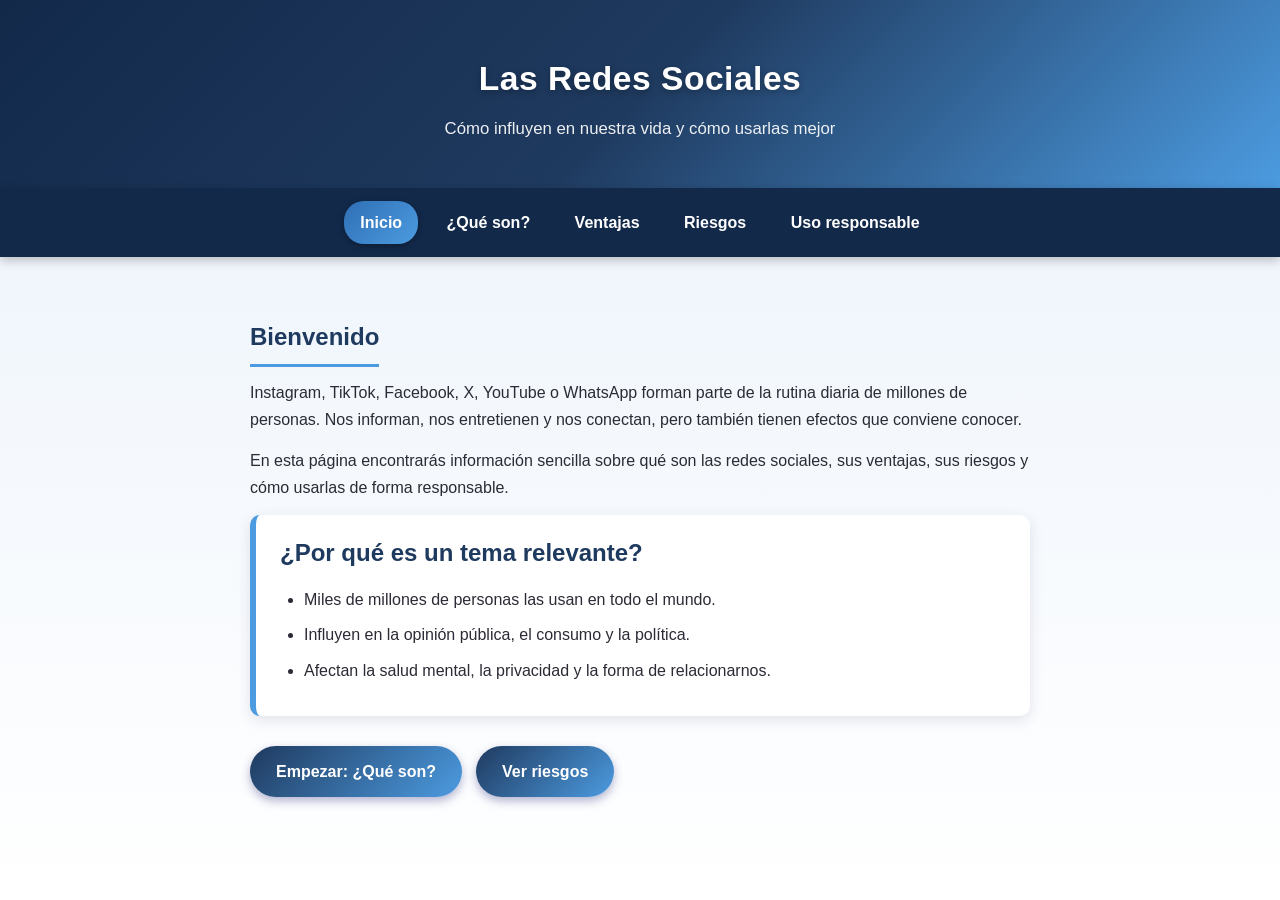
<file: index.html>
<!DOCTYPE html>
<html lang="es">
<head>
  <meta charset="UTF-8">
  <meta name="viewport" content="width=device-width, initial-scale=1.0">
  <title>Las Redes Sociales - Inicio</title>
  <link rel="stylesheet" href="estilo.css">
</head>
<body>
  <header>
    <h1>Las Redes Sociales</h1>
    <p>Cómo influyen en nuestra vida y cómo usarlas mejor</p>
  </header>

  <nav>
    <a href="index.html" class="activo">Inicio</a>
    <a href="que-son.html">¿Qué son?</a>
    <a href="ventajas.html">Ventajas</a>
    <a href="riesgos.html">Riesgos</a>
    <a href="uso-responsable.html">Uso responsable</a>
  </nav>

  <main>
    <h2>Bienvenido</h2>
    <p>
      Instagram, TikTok, Facebook, X, YouTube o WhatsApp forman parte de la rutina diaria de
      millones de personas. Nos informan, nos entretienen y nos conectan, pero también tienen
      efectos que conviene conocer.
    </p>
    <p>
      En esta página encontrarás información sencilla sobre qué son las redes sociales,
      sus ventajas, sus riesgos y cómo usarlas de forma responsable.
    </p>

    <div class="tarjeta">
      <h2>¿Por qué es un tema relevante?</h2>
      <ul>
        <li>Miles de millones de personas las usan en todo el mundo.</li>
        <li>Influyen en la opinión pública, el consumo y la política.</li>
        <li>Afectan la salud mental, la privacidad y la forma de relacionarnos.</li>
      </ul>
    </div>

    <div class="botones">
      <a class="boton" href="que-son.html">Empezar: ¿Qué son?</a>
      <a class="boton" href="riesgos.html">Ver riesgos</a>
    </div>
  </main>

</body>
</html>
</file>
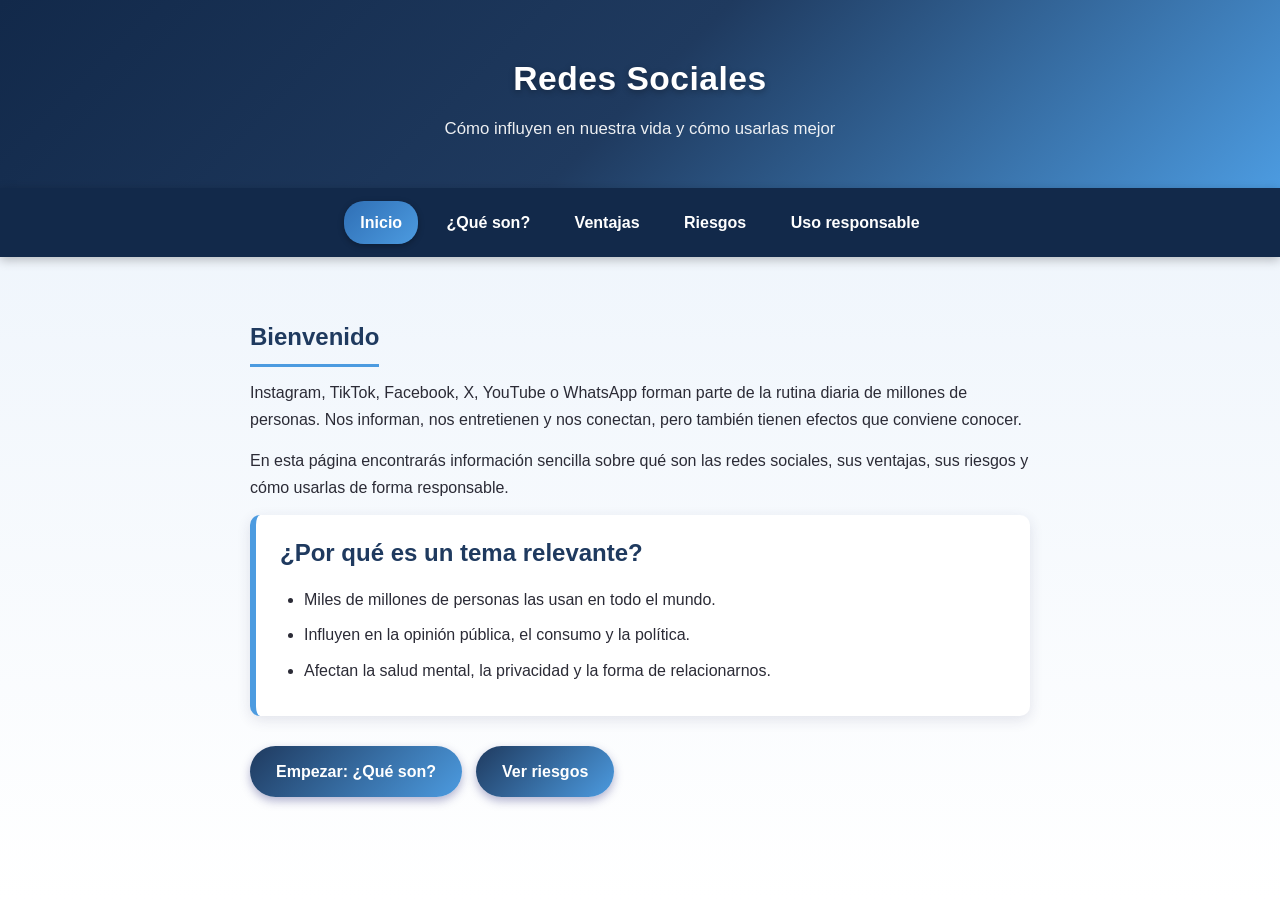
<file: pagina-redes-sociales/index.html>
<!DOCTYPE html>
<html lang="es">
<head>
  <meta charset="UTF-8">
  <meta name="viewport" content="width=device-width, initial-scale=1.0">
  <title>Las Redes Sociales - Inicio</title>
  <link rel="stylesheet" href="estilo.css">
</head>
<body>
  <header>
    <h1>Redes Sociales</h1>
    <p>Cómo influyen en nuestra vida y cómo usarlas mejor</p>
  </header>

  <nav>
    <a href="index.html" class="activo">Inicio</a>
    <a href="que-son.html">¿Qué son?</a>
    <a href="ventajas.html">Ventajas</a>
    <a href="riesgos.html">Riesgos</a>
    <a href="uso-responsable.html">Uso responsable</a>
  </nav>

  <main>
    <h2>Bienvenido</h2>
    <p>
      Instagram, TikTok, Facebook, X, YouTube o WhatsApp forman parte de la rutina diaria de
      millones de personas. Nos informan, nos entretienen y nos conectan, pero también tienen
      efectos que conviene conocer.
    </p>
    <p>
      En esta página encontrarás información sencilla sobre qué son las redes sociales,
      sus ventajas, sus riesgos y cómo usarlas de forma responsable.
    </p>

    <div class="tarjeta">
      <h2>¿Por qué es un tema relevante?</h2>
      <ul>
        <li>Miles de millones de personas las usan en todo el mundo.</li>
        <li>Influyen en la opinión pública, el consumo y la política.</li>
        <li>Afectan la salud mental, la privacidad y la forma de relacionarnos.</li>
      </ul>
    </div>

    <div class="botones">
      <a class="boton" href="que-son.html">Empezar: ¿Qué son?</a>
      <a class="boton" href="riesgos.html">Ver riesgos</a>
    </div>
  </main>

</body>
</html>
</file>
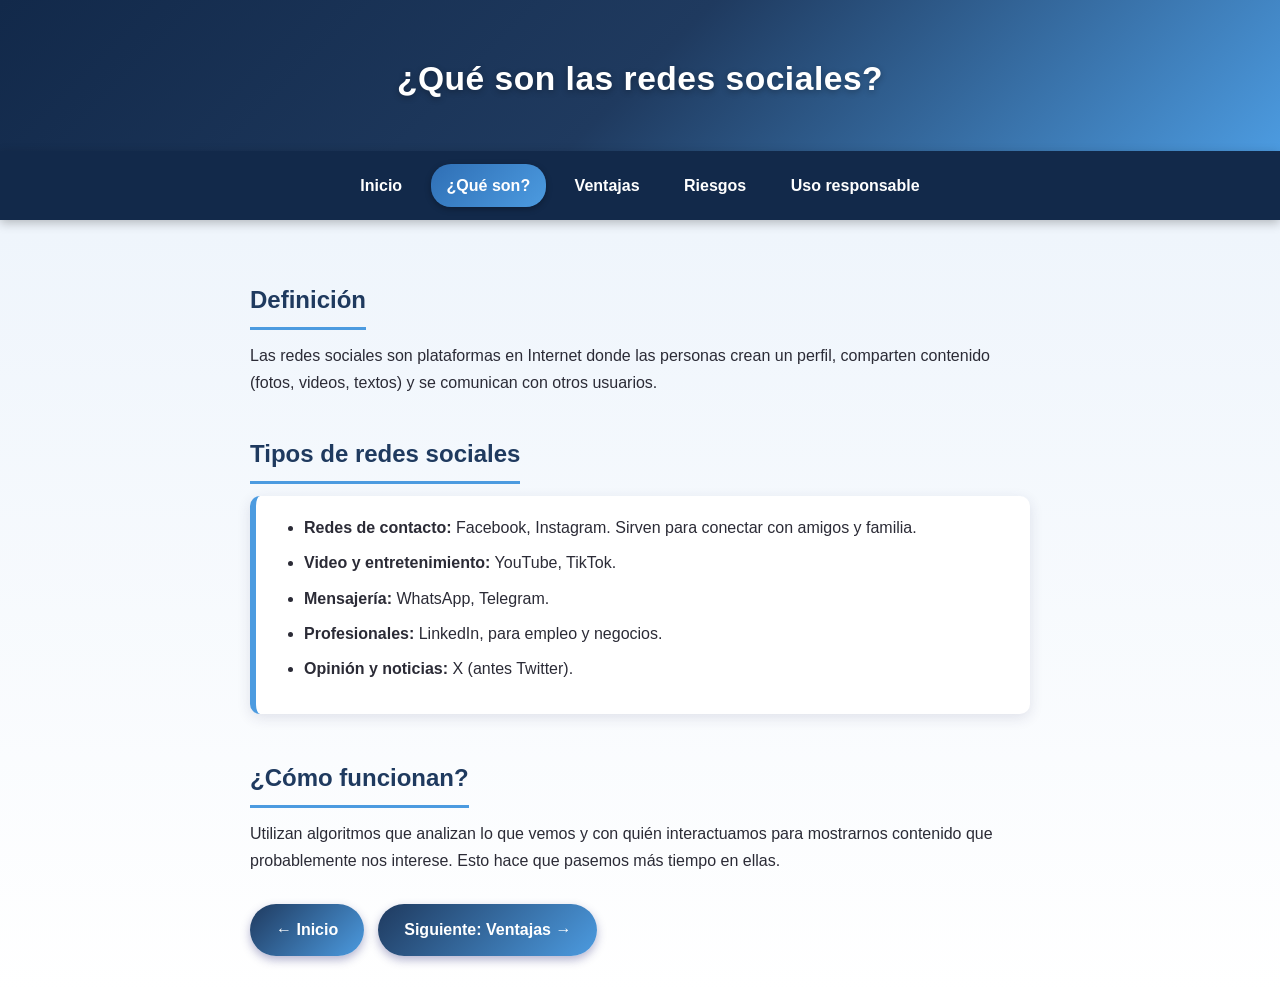
<file: que-son.html>
<!DOCTYPE html>
<html lang="es">
<head>
  <meta charset="UTF-8">
  <meta name="viewport" content="width=device-width, initial-scale=1.0">
  <title>¿Qué son las redes sociales?</title>
  <link rel="stylesheet" href="estilo.css">
</head>
<body>
  <header>
    <h1>¿Qué son las redes sociales?</h1>
  </header>

  <nav>
    <a href="index.html">Inicio</a>
    <a href="que-son.html" class="activo">¿Qué son?</a>
    <a href="ventajas.html">Ventajas</a>
    <a href="riesgos.html">Riesgos</a>
    <a href="uso-responsable.html">Uso responsable</a>
  </nav>

  <main>
    <h2>Definición</h2>
    <p>
      Las redes sociales son plataformas en Internet donde las personas crean un perfil,
      comparten contenido (fotos, videos, textos) y se comunican con otros usuarios.
    </p>

    <h2>Tipos de redes sociales</h2>
    <div class="tarjeta">
      <ul>
        <li><strong>Redes de contacto:</strong> Facebook, Instagram. Sirven para conectar con amigos y familia.</li>
        <li><strong>Video y entretenimiento:</strong> YouTube, TikTok.</li>
        <li><strong>Mensajería:</strong> WhatsApp, Telegram.</li>
        <li><strong>Profesionales:</strong> LinkedIn, para empleo y negocios.</li>
        <li><strong>Opinión y noticias:</strong> X (antes Twitter).</li>
      </ul>
    </div>

    <h2>¿Cómo funcionan?</h2>
    <p>
      Utilizan algoritmos que analizan lo que vemos y con quién interactuamos para mostrarnos
      contenido que probablemente nos interese. Esto hace que pasemos más tiempo en ellas.
    </p>

    <div class="botones">
      <a class="boton" href="index.html">← Inicio</a>
      <a class="boton" href="ventajas.html">Siguiente: Ventajas →</a>
    </div>
  </main>

</body>
</html>
</file>
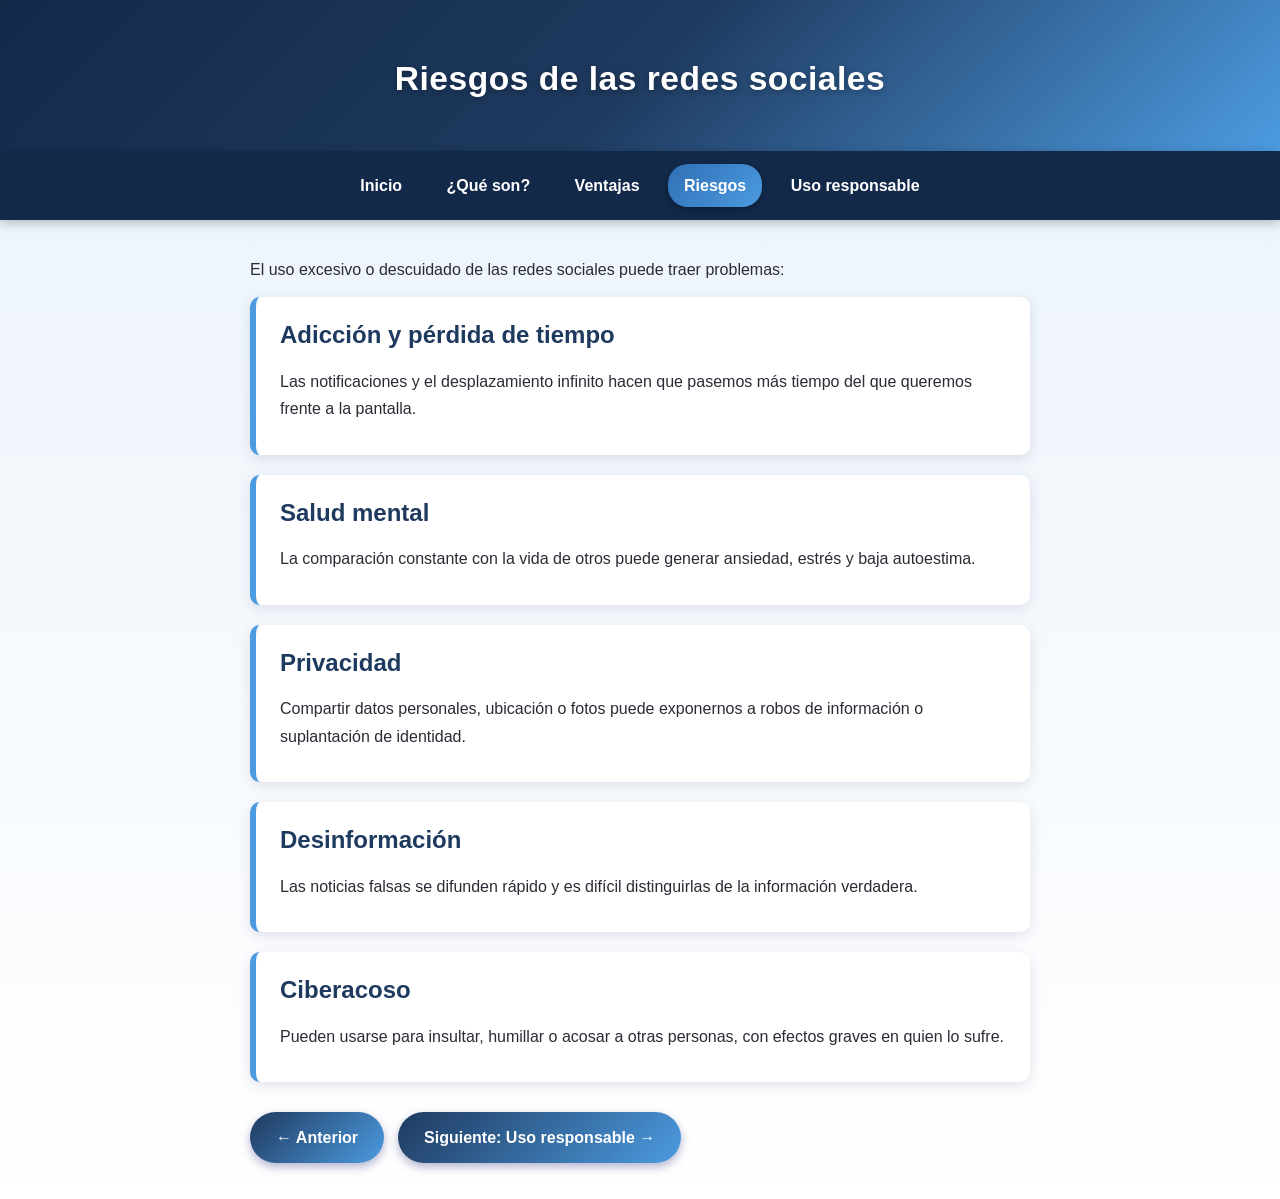
<file: riesgos.html>
<!DOCTYPE html>
<html lang="es">
<head>
  <meta charset="UTF-8">
  <meta name="viewport" content="width=device-width, initial-scale=1.0">
  <title>Riesgos de las redes sociales</title>
  <link rel="stylesheet" href="estilo.css">
</head>
<body>
  <header>
    <h1>Riesgos de las redes sociales</h1>
  </header>

  <nav>
    <a href="index.html">Inicio</a>
    <a href="que-son.html">¿Qué son?</a>
    <a href="ventajas.html">Ventajas</a>
    <a href="riesgos.html" class="activo">Riesgos</a>
    <a href="uso-responsable.html">Uso responsable</a>
  </nav>

  <main>
    <p>El uso excesivo o descuidado de las redes sociales puede traer problemas:</p>

    <div class="tarjeta">
      <h2>Adicción y pérdida de tiempo</h2>
      <p>Las notificaciones y el desplazamiento infinito hacen que pasemos más tiempo del que queremos frente a la pantalla.</p>
    </div>

    <div class="tarjeta">
      <h2>Salud mental</h2>
      <p>La comparación constante con la vida de otros puede generar ansiedad, estrés y baja autoestima.</p>
    </div>

    <div class="tarjeta">
      <h2>Privacidad</h2>
      <p>Compartir datos personales, ubicación o fotos puede exponernos a robos de información o suplantación de identidad.</p>
    </div>

    <div class="tarjeta">
      <h2>Desinformación</h2>
      <p>Las noticias falsas se difunden rápido y es difícil distinguirlas de la información verdadera.</p>
    </div>

    <div class="tarjeta">
      <h2>Ciberacoso</h2>
      <p>Pueden usarse para insultar, humillar o acosar a otras personas, con efectos graves en quien lo sufre.</p>
    </div>

    <div class="botones">
      <a class="boton" href="ventajas.html">← Anterior</a>
      <a class="boton" href="uso-responsable.html">Siguiente: Uso responsable →</a>
    </div>
  </main>

</body>
</html>
</file>
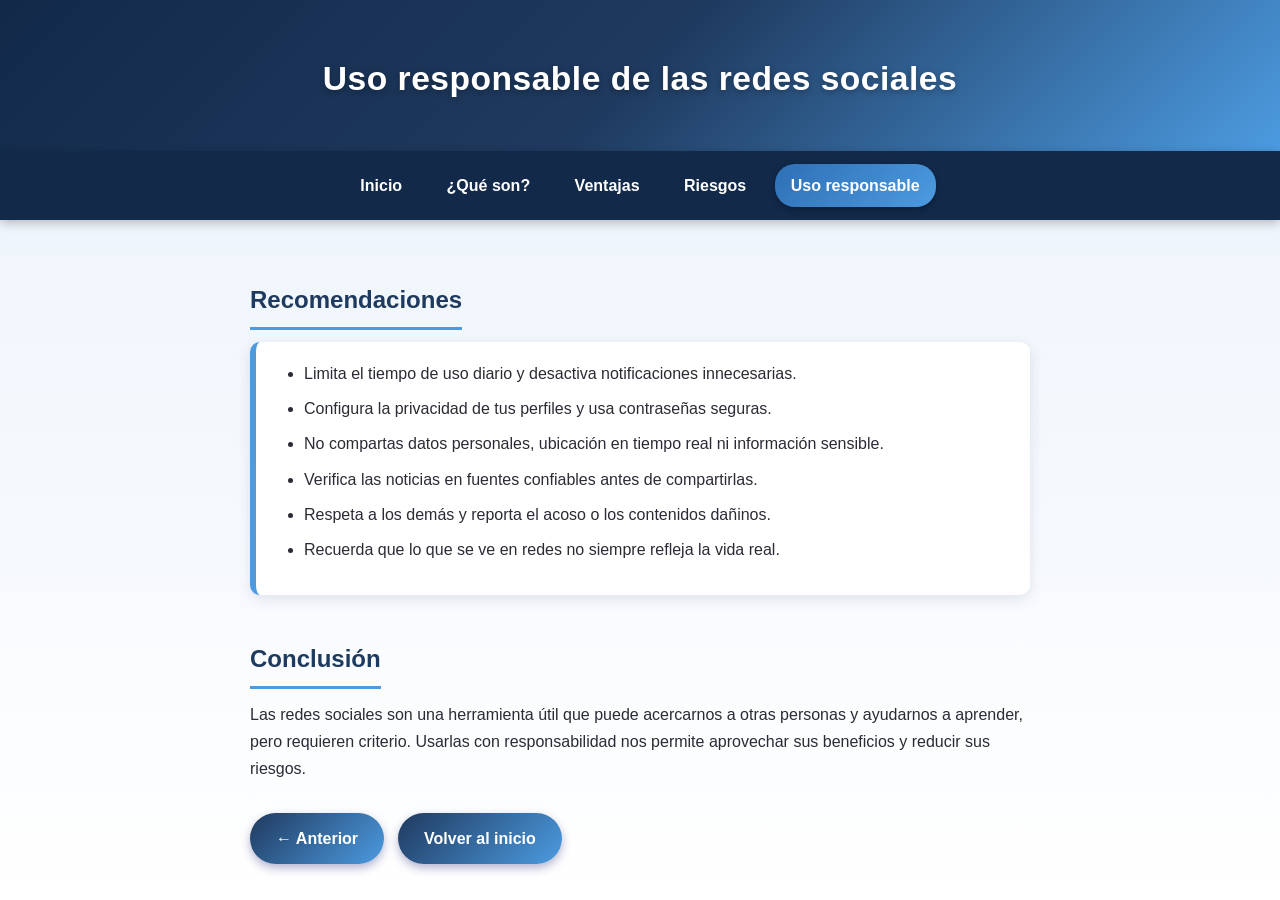
<file: uso-responsable.html>
<!DOCTYPE html>
<html lang="es">
<head>
  <meta charset="UTF-8">
  <meta name="viewport" content="width=device-width, initial-scale=1.0">
  <title>Uso responsable de las redes sociales</title>
  <link rel="stylesheet" href="estilo.css">
</head>
<body>
  <header>
    <h1>Uso responsable de las redes sociales</h1>
  </header>

  <nav>
    <a href="index.html">Inicio</a>
    <a href="que-son.html">¿Qué son?</a>
    <a href="ventajas.html">Ventajas</a>
    <a href="riesgos.html">Riesgos</a>
    <a href="uso-responsable.html" class="activo">Uso responsable</a>
  </nav>

  <main>
    <h2>Recomendaciones</h2>
    <div class="tarjeta">
      <ul>
        <li>Limita el tiempo de uso diario y desactiva notificaciones innecesarias.</li>
        <li>Configura la privacidad de tus perfiles y usa contraseñas seguras.</li>
        <li>No compartas datos personales, ubicación en tiempo real ni información sensible.</li>
        <li>Verifica las noticias en fuentes confiables antes de compartirlas.</li>
        <li>Respeta a los demás y reporta el acoso o los contenidos dañinos.</li>
        <li>Recuerda que lo que se ve en redes no siempre refleja la vida real.</li>
      </ul>
    </div>

    <h2>Conclusión</h2>
    <p>
      Las redes sociales son una herramienta útil que puede acercarnos a otras personas y
      ayudarnos a aprender, pero requieren criterio. Usarlas con responsabilidad nos permite
      aprovechar sus beneficios y reducir sus riesgos.
    </p>

    <div class="botones">
      <a class="boton" href="riesgos.html">← Anterior</a>
      <a class="boton" href="index.html">Volver al inicio</a>
    </div>
  </main>

</body>
</html>
</file>
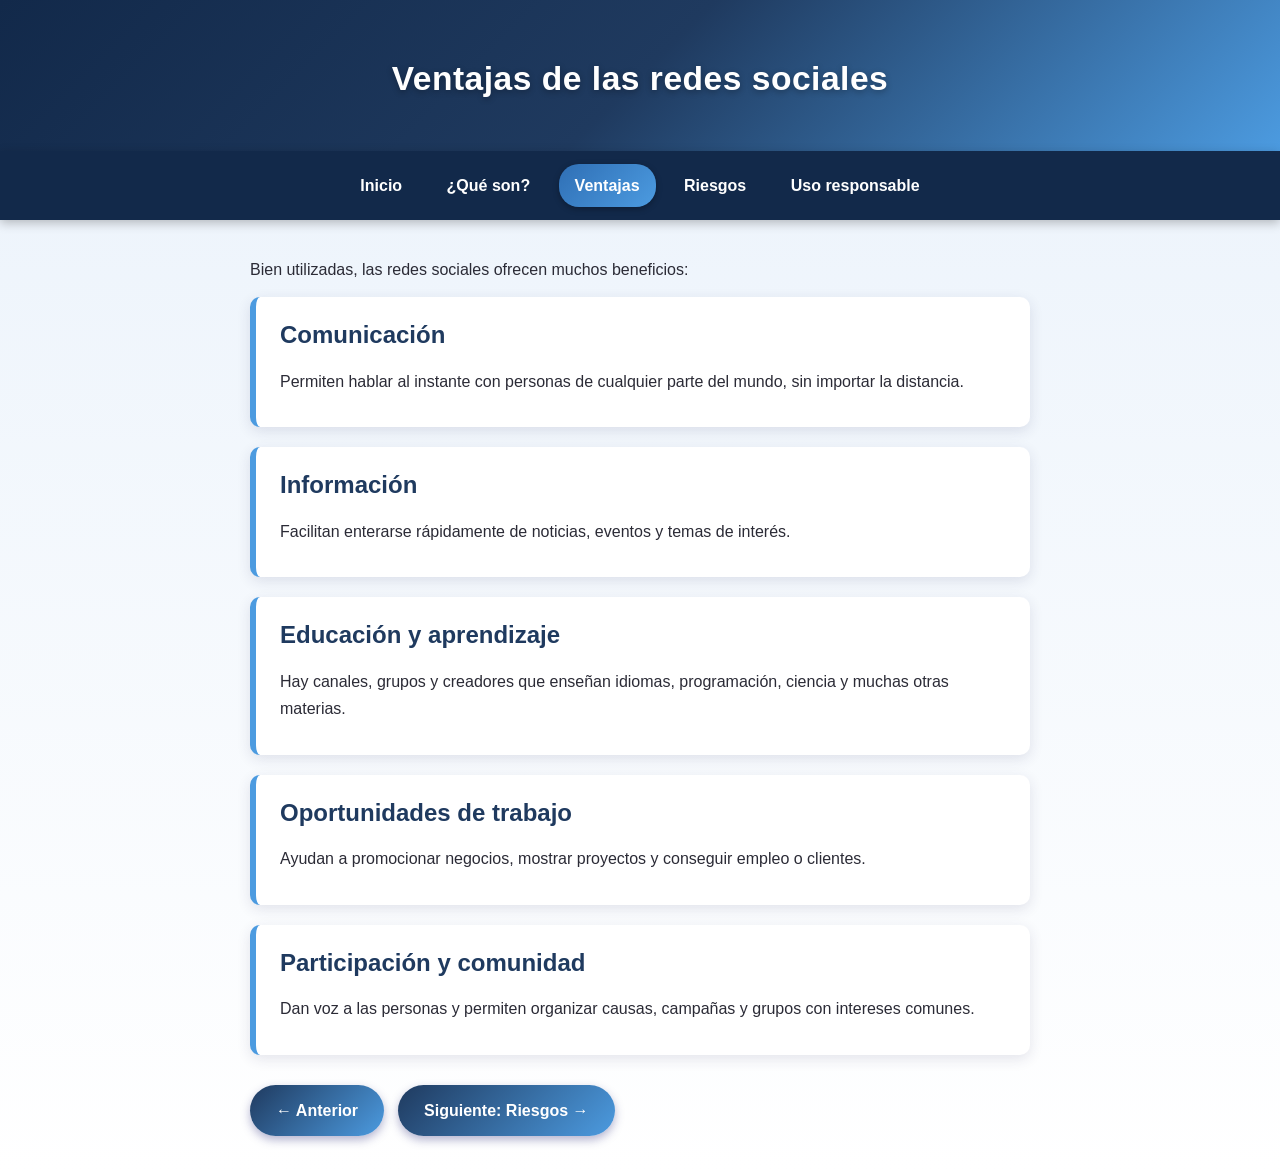
<file: ventajas.html>
<!DOCTYPE html>
<html lang="es">
<head>
  <meta charset="UTF-8">
  <meta name="viewport" content="width=device-width, initial-scale=1.0">
  <title>Ventajas de las redes sociales</title>
  <link rel="stylesheet" href="estilo.css">
</head>
<body>
  <header>
    <h1>Ventajas de las redes sociales</h1>
  </header>

  <nav>
    <a href="index.html">Inicio</a>
    <a href="que-son.html">¿Qué son?</a>
    <a href="ventajas.html" class="activo">Ventajas</a>
    <a href="riesgos.html">Riesgos</a>
    <a href="uso-responsable.html">Uso responsable</a>
  </nav>

  <main>
    <p>Bien utilizadas, las redes sociales ofrecen muchos beneficios:</p>

    <div class="tarjeta">
      <h2>Comunicación</h2>
      <p>Permiten hablar al instante con personas de cualquier parte del mundo, sin importar la distancia.</p>
    </div>

    <div class="tarjeta">
      <h2>Información</h2>
      <p>Facilitan enterarse rápidamente de noticias, eventos y temas de interés.</p>
    </div>

    <div class="tarjeta">
      <h2>Educación y aprendizaje</h2>
      <p>Hay canales, grupos y creadores que enseñan idiomas, programación, ciencia y muchas otras materias.</p>
    </div>

    <div class="tarjeta">
      <h2>Oportunidades de trabajo</h2>
      <p>Ayudan a promocionar negocios, mostrar proyectos y conseguir empleo o clientes.</p>
    </div>

    <div class="tarjeta">
      <h2>Participación y comunidad</h2>
      <p>Dan voz a las personas y permiten organizar causas, campañas y grupos con intereses comunes.</p>
    </div>

    <div class="botones">
      <a class="boton" href="que-son.html">← Anterior</a>
      <a class="boton" href="riesgos.html">Siguiente: Riesgos →</a>
    </div>
  </main>

</body>
</html>
</file>
<file: estilo.css>
:root {
  --oscuro: #12294a;
  --principal: #1f3a5f;
  --medio: #2f6fb5;
  --claro: #4c9be0;
  --fondo: #eaf2fb;
}


* { box-sizing: border-box; margin: 0; padding: 0; }

body {
  font-family: "Segoe UI", Roboto, Arial, sans-serif;
  line-height: 1.7;
  color: #2b2b36;
  background: linear-gradient(180deg, var(--fondo) 0%, #ffffff 100%);
  min-height: 100vh;
}

header {
  background: linear-gradient(135deg, var(--oscuro), var(--principal) 50%, var(--claro));
  color: #fff;
  padding: 50px 20px 44px;
  text-align: center;
}

header h1 {
  font-size: 2.1rem;
  letter-spacing: 0.5px;
  text-shadow: 0 2px 6px rgba(0, 0, 0, 0.3);
}

header p {
  margin-top: 8px;
  opacity: 0.92;
  font-size: 1.05rem;
}

nav {
  background: var(--oscuro);
  text-align: center;
  padding: 10px;
  position: sticky;
  top: 0;
  z-index: 10;
  box-shadow: 0 3px 10px rgba(0, 0, 0, 0.25);
}

nav a {
  color: #fff;
  text-decoration: none;
  margin: 3px 4px;
  padding: 8px 16px;
  border-radius: 20px;
  display: inline-block;
  font-weight: 600;
  transition: background 0.25s, transform 0.25s;
}

nav a:hover {
  background: var(--medio);
  transform: translateY(-2px);
}

nav a.activo {
  background: linear-gradient(135deg, var(--medio), var(--claro));
  box-shadow: 0 2px 6px rgba(0, 0, 0, 0.3);
}

main {
  max-width: 820px;
  margin: 36px auto;
  padding: 0 20px;
}

main h2 {
  color: var(--principal);
  margin: 24px 0 12px;
  padding-bottom: 6px;
  border-bottom: 3px solid var(--claro);
  display: inline-block;
}

.tarjeta h2 {
  margin-top: 0;
  border-bottom: none;
  padding-bottom: 0;
}

main p { margin-bottom: 14px; }

ul { margin: 0 0 14px 24px; }
li { margin-bottom: 8px; }

.tarjeta {
  background: #fff;
  border-left: 6px solid var(--claro);
  border-radius: 10px;
  padding: 18px 24px;
  margin-bottom: 20px;
  box-shadow: 0 4px 14px rgba(40, 40, 90, 0.12);
  transition: transform 0.25s, box-shadow 0.25s;
}

.tarjeta:hover {
  transform: translateY(-4px);
  box-shadow: 0 10px 22px rgba(40, 40, 90, 0.2);
}

.botones {
  margin-top: 30px;
  display: flex;
  gap: 14px;
  flex-wrap: wrap;
}

.boton {
  background: linear-gradient(135deg, var(--principal), var(--claro));
  color: #fff;
  text-decoration: none;
  padding: 12px 26px;
  border-radius: 30px;
  display: inline-block;
  font-weight: 600;
  box-shadow: 0 4px 10px rgba(40, 40, 120, 0.35);
  transition: transform 0.25s, box-shadow 0.25s;
}

.boton:hover {
  transform: translateY(-3px);
  box-shadow: 0 8px 16px rgba(40, 40, 120, 0.45);
}

footer {
  background: var(--oscuro);
  color: #dfe6f0;
  text-align: center;
  padding: 22px;
  margin-top: 50px;
  font-size: 0.9rem;
}

@media (max-width: 600px) {
  header h1 { font-size: 1.6rem; }
  nav a { padding: 6px 12px; }
}
</file>
<file: pagina-redes-sociales/estilo.css>
:root {
  --oscuro: #12294a;
  --principal: #1f3a5f;
  --medio: #2f6fb5;
  --claro: #4c9be0;
  --fondo: #eaf2fb;
}


* { box-sizing: border-box; margin: 0; padding: 0; }

body {
  font-family: "Segoe UI", Roboto, Arial, sans-serif;
  line-height: 1.7;
  color: #2b2b36;
  background: linear-gradient(180deg, var(--fondo) 0%, #ffffff 100%);
  min-height: 100vh;
}

header {
  background: linear-gradient(135deg, var(--oscuro), var(--principal) 50%, var(--claro));
  color: #fff;
  padding: 50px 20px 44px;
  text-align: center;
}

header h1 {
  font-size: 2.1rem;
  letter-spacing: 0.5px;
  text-shadow: 0 2px 6px rgba(0, 0, 0, 0.3);
}

header p {
  margin-top: 8px;
  opacity: 0.92;
  font-size: 1.05rem;
}

nav {
  background: var(--oscuro);
  text-align: center;
  padding: 10px;
  position: sticky;
  top: 0;
  z-index: 10;
  box-shadow: 0 3px 10px rgba(0, 0, 0, 0.25);
}

nav a {
  color: #fff;
  text-decoration: none;
  margin: 3px 4px;
  padding: 8px 16px;
  border-radius: 20px;
  display: inline-block;
  font-weight: 600;
  transition: background 0.25s, transform 0.25s;
}

nav a:hover {
  background: var(--medio);
  transform: translateY(-2px);
}

nav a.activo {
  background: linear-gradient(135deg, var(--medio), var(--claro));
  box-shadow: 0 2px 6px rgba(0, 0, 0, 0.3);
}

main {
  max-width: 820px;
  margin: 36px auto;
  padding: 0 20px;
}

main h2 {
  color: var(--principal);
  margin: 24px 0 12px;
  padding-bottom: 6px;
  border-bottom: 3px solid var(--claro);
  display: inline-block;
}

.tarjeta h2 {
  margin-top: 0;
  border-bottom: none;
  padding-bottom: 0;
}

main p { margin-bottom: 14px; }

ul { margin: 0 0 14px 24px; }
li { margin-bottom: 8px; }

.tarjeta {
  background: #fff;
  border-left: 6px solid var(--claro);
  border-radius: 10px;
  padding: 18px 24px;
  margin-bottom: 20px;
  box-shadow: 0 4px 14px rgba(40, 40, 90, 0.12);
  transition: transform 0.25s, box-shadow 0.25s;
}

.tarjeta:hover {
  transform: translateY(-4px);
  box-shadow: 0 10px 22px rgba(40, 40, 90, 0.2);
}

.botones {
  margin-top: 30px;
  display: flex;
  gap: 14px;
  flex-wrap: wrap;
}

.boton {
  background: linear-gradient(135deg, var(--principal), var(--claro));
  color: #fff;
  text-decoration: none;
  padding: 12px 26px;
  border-radius: 30px;
  display: inline-block;
  font-weight: 600;
  box-shadow: 0 4px 10px rgba(40, 40, 120, 0.35);
  transition: transform 0.25s, box-shadow 0.25s;
}

.boton:hover {
  transform: translateY(-3px);
  box-shadow: 0 8px 16px rgba(40, 40, 120, 0.45);
}

footer {
  background: var(--oscuro);
  color: #dfe6f0;
  text-align: center;
  padding: 22px;
  margin-top: 50px;
  font-size: 0.9rem;
}

@media (max-width: 600px) {
  header h1 { font-size: 1.6rem; }
  nav a { padding: 6px 12px; }
}
</file>
